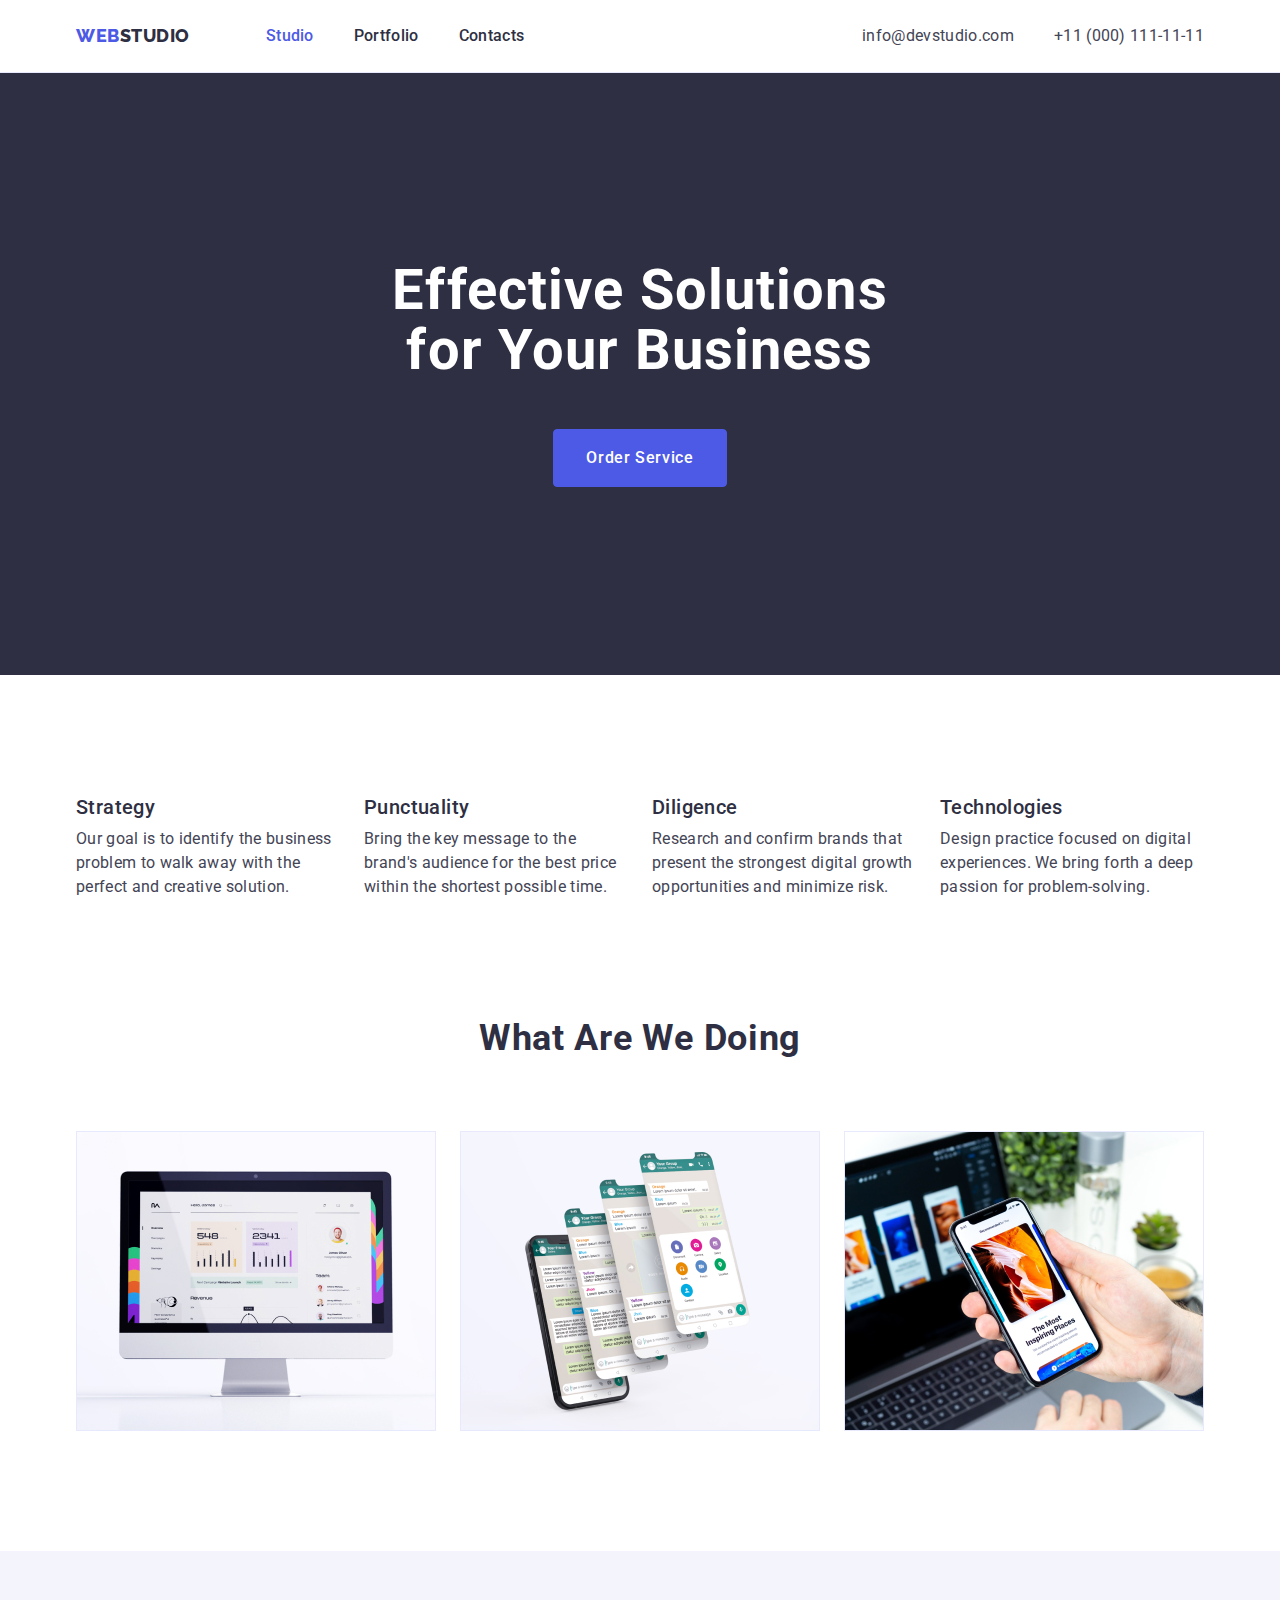
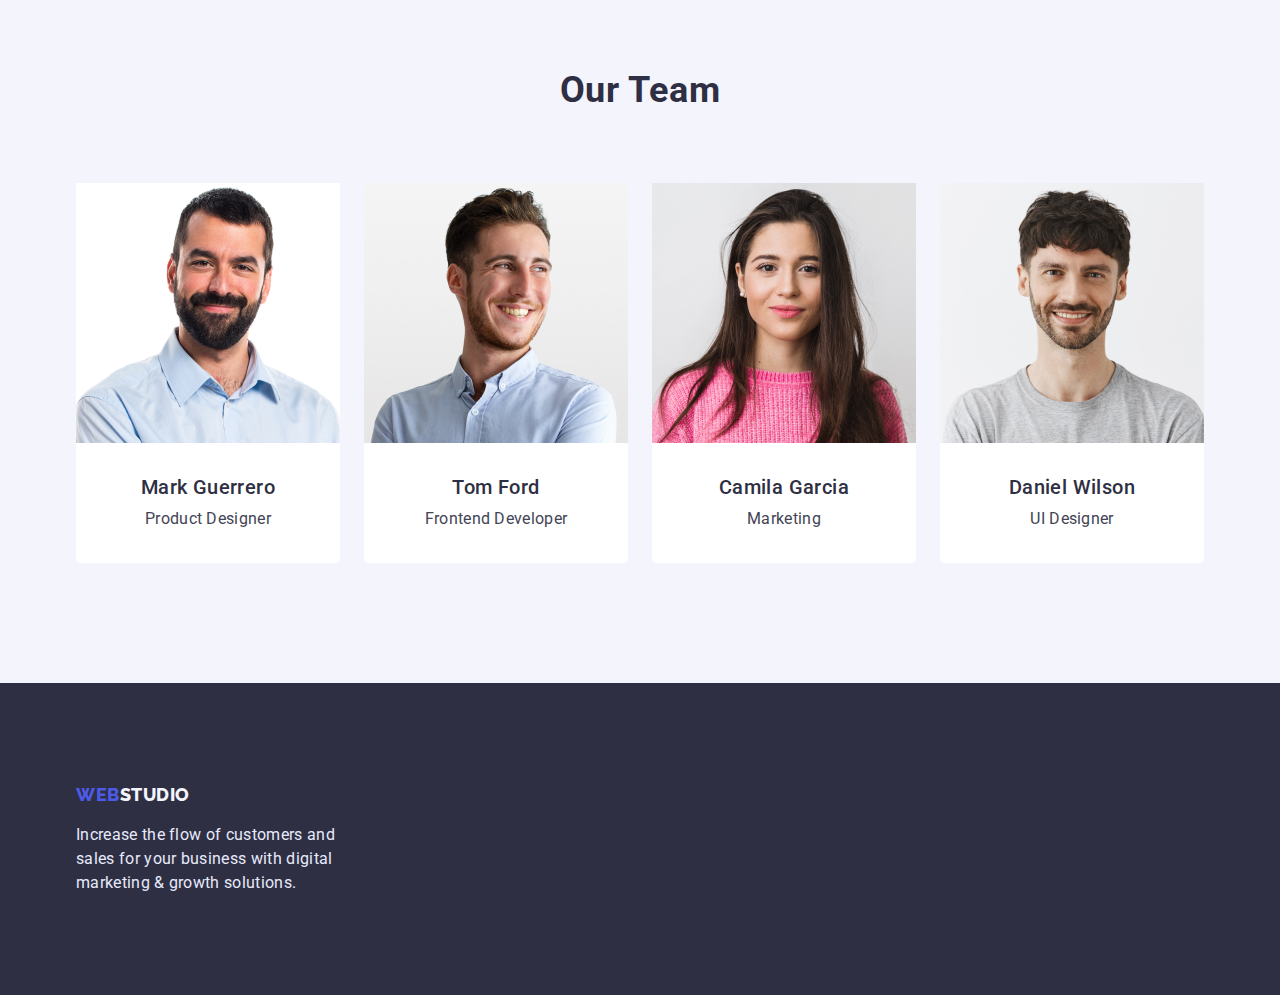
<file: index.html>
<!DOCTYPE html>
<html lang="en">
  <head>
    <meta charset="UTF-8" />
    <meta http-equiv="X-UA-Compatible" content="IE=edge" />
    <meta name="viewport" content="width=device-width, initial-scale=1.0" />

    <title>WebStudio</title>

    <link rel="preconnect" href="https://fonts.gstatic.com" />
    <link rel="preconnect" href="https://fonts.gstatic.com" crossorigin />
    <link
      href="https://fonts.googleapis.com/css2?family=Raleway:wght@800&family=Roboto:wght@400;500;700;900&display=swap"
      rel="stylesheet"
    />

    <link
      rel="stylesheet"
      href="https://cdnjs.cloudflare.com/ajax/libs/modern-normalize/1.1.0/modern-normalize.min.css"
    />
    <link rel="stylesheet" href="./css/styles.css" />
  </head>

  <body>
    <!-- Header section -->

    <header class="page-header">
      <div class="container">
        <a href="./index.html" class="link logo"> <span class="accent">Web</span>Studio </a>

        <nav class="main-nav">
          <ul class="site-nav">
            <li class="item">
              <a href="./index.html" class="link current">Studio</a>
            </li>

            <li class="item">
              <a href="./portfolio.html" class="link">Portfolio</a>
            </li>

            <li class="item">
              <a href="" class="link">Contacts</a>
            </li>
          </ul>
        </nav>
        <!-- Contact nav -->

        <ul class="contact-nav">
          <li class="item">
            <a href="mailto:info@devstudio.com" class="link">info@devstudio.com</a>
          </li>
          <li class="item">
            <a href="tel:+110001111111" class="link">+11 (000) 111-11-11</a>
          </li>
        </ul>
      </div>
    </header>

    <!-- Main information -->

    <main>
      <!-- Hero section -->

      <section class="hero">
        <div class="container">
          <h1 class="hero-title">Effective Solutions for Your Business</h1>
          <button type="button" class="btn btn-hero centered">Order Service</button>
        </div>
      </section>

      <!-- About section -->

      <section class="section">
        <div class="container">
          <h2 class="title visually-hidden">About us</h2>
          <ul class="skills-list">
            <li class="item">
              <h3 class="subtitle">Strategy</h3>
              <p class="text">
                Our goal is to identify the business problem to walk away with the perfect and
                creative solution.
              </p>
            </li>

            <li class="item">
              <h3 class="subtitle">Punctuality</h3>
              <p class="text">
                Bring the key message to the brand's audience for the best price within the shortest
                possible time.
              </p>
            </li>
            <li class="item">
              <h3 class="subtitle">Diligence</h3>
              <p class="text">
                Research and confirm brands that present the strongest digital growth opportunities
                and minimize risk.
              </p>
            </li>
            <li class="item">
              <h3 class="subtitle">Technologies</h3>
              <p class="text">
                Design practice focused on digital experiences. We bring forth a deep passion for
                problem-solving.
              </p>
            </li>
          </ul>
        </div>
      </section>

      <!-- What are we doing section -->

      <section class="section padtop-0">
        <div class="container">
          <h2 class="title">What Are We Doing</h2>
          <ul class="work-list">
            <li class="item">
              <a href="" class="link">
                <img src="./images/what-are-we-doing/img-1.jpg" alt="Computer" width="360" />
              </a>
            </li>
            <li class="item">
              <a href="" class="link">
                <img src="./images/what-are-we-doing/img-2.jpg" alt="Phone" width="360" />
              </a>
            </li>
            <li class="item">
              <a href="" class="link">
                <img
                  src="./images/what-are-we-doing/img-3.jpg"
                  alt="Hand holding phone"
                  width="360"
                />
              </a>
            </li>
          </ul>
        </div>
      </section>

      <!-- Our team section -->

      <section class="section team">
        <div class="container">
          <h2 class="title">Our Team</h2>

          <ul class="team-list">
            <li class="item">
              <img src="./images/our-team/img-1.jpg" alt="Mark Guerrero" width="264" />

              <div class="team-content">
                <h3 class="subtitle text-center">Mark Guerrero</h3>
                <p class="text text-center">Product Designer</p>
              </div>
            </li>
            <li class="item">
              <img src="./images/our-team/img-2.jpg" alt="Tom Ford" width="264" />

              <div class="team-content">
                <h3 class="subtitle text-center">Tom Ford</h3>
                <p class="text text-center">Frontend Developer</p>
              </div>
            </li>
            <li class="item">
              <img src="./images/our-team/img-3.jpg" alt="Camila Garcia" width="264" />

              <div class="team-content">
                <h3 class="subtitle text-center">Camila Garcia</h3>
                <p class="text text-center">Marketing</p>
              </div>
            </li>
            <li class="item">
              <img src="./images/our-team/img-4.jpg" alt="Daniel Wilson" width="264" />

              <div class="team-content">
                <h3 class="subtitle text-center">Daniel Wilson</h3>
                <p class="text text-center">UI Designer</p>
              </div>
            </li>
          </ul>
        </div>
      </section>
    </main>

    <!-- Footer -->

    <footer class="page-footer">
      <div class="container">
        <a href="./index.html" class="link logo"> <span class="accent">Web</span>Studio </a>

        <p class="text">
          Increase the flow of customers and sales for your business with digital marketing & growth
          solutions.
        </p>
      </div>
    </footer>
  </body>
</html>
</file>
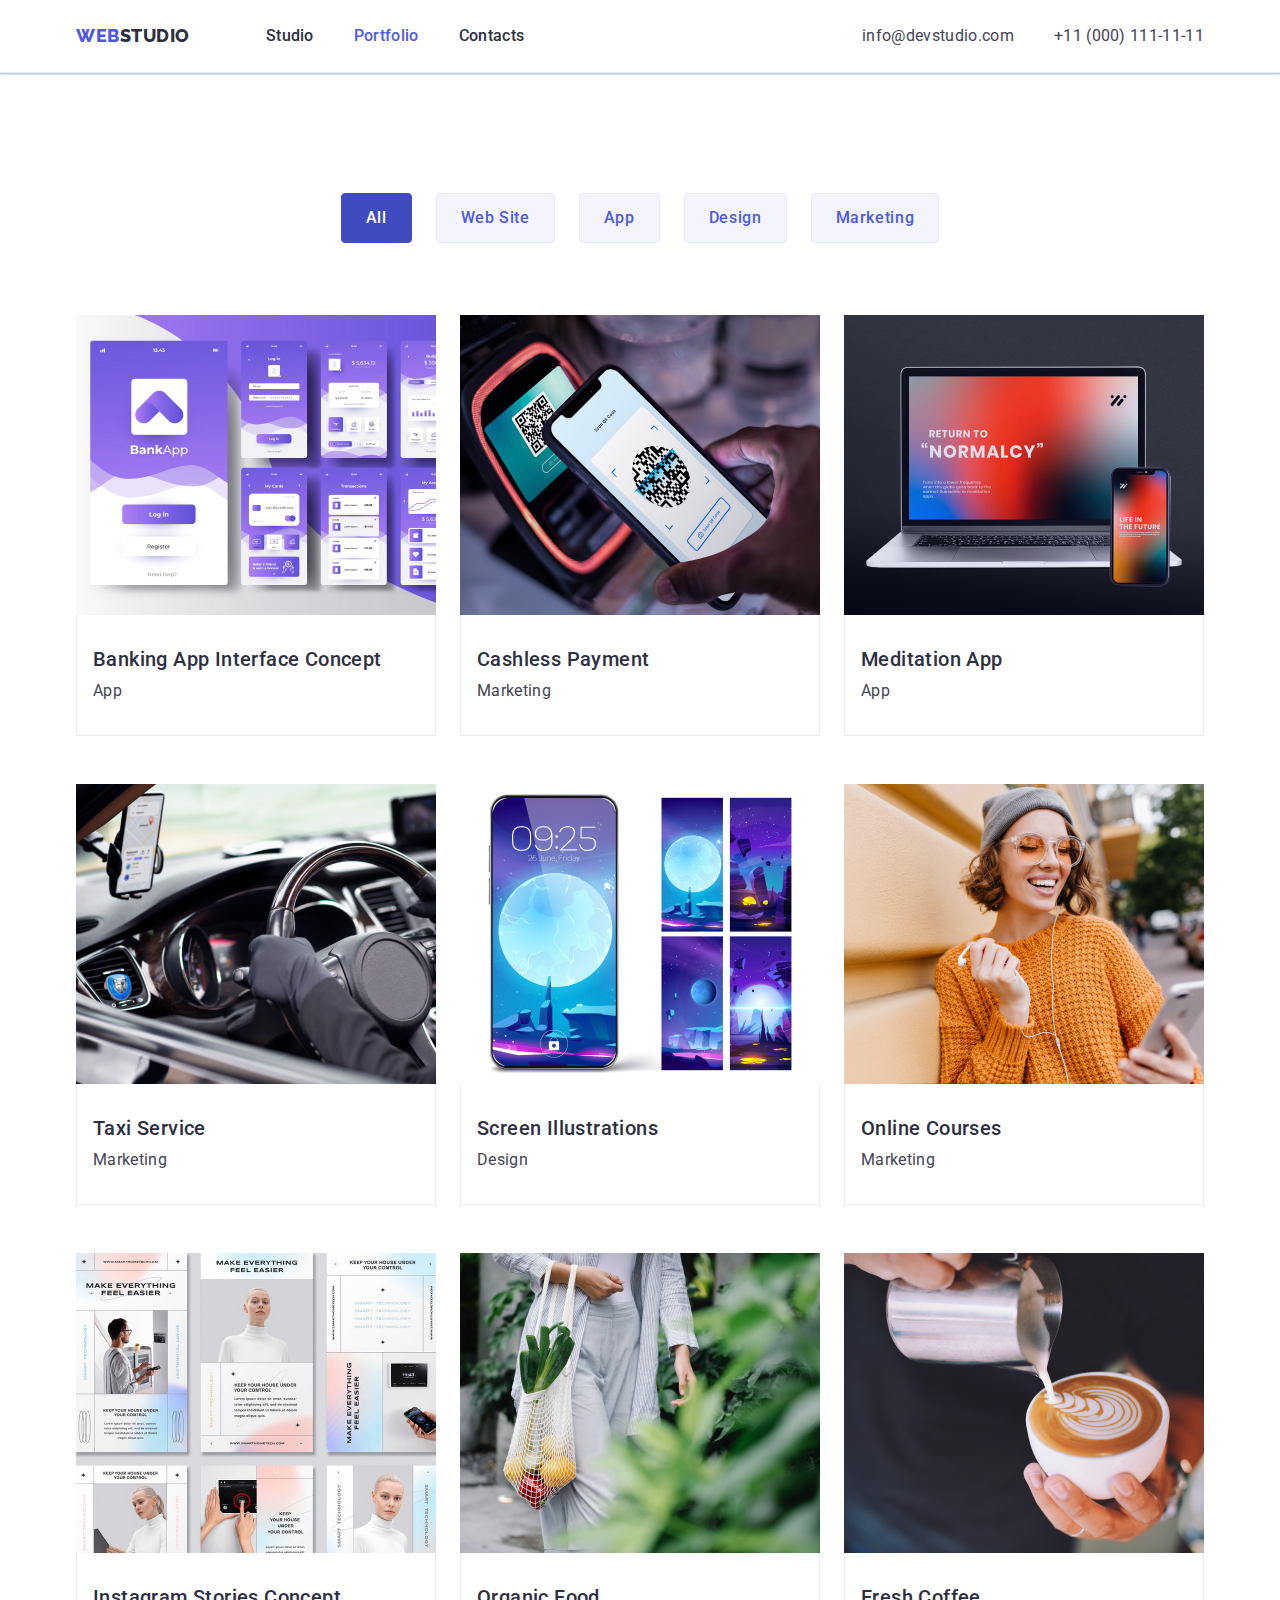
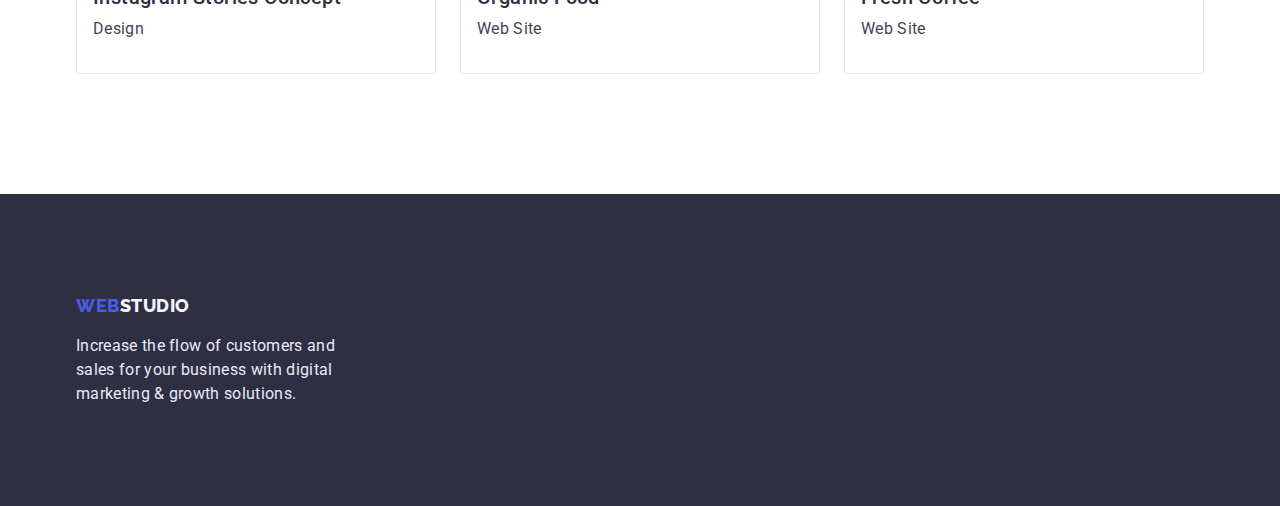
<file: portfolio.html>
<!DOCTYPE html>
<html lang="en">
  <head>
    <meta charset="UTF-8" />
    <meta http-equiv="X-UA-Compatible" content="IE=edge" />
    <meta name="viewport" content="width=device-width, initial-scale=1.0" />

    <title>WebStudio</title>

    <link rel="preconnect" href="https://fonts.gstatic.com" />
    <link rel="preconnect" href="https://fonts.gstatic.com" crossorigin />
    <link
      href="https://fonts.googleapis.com/css2?family=Raleway:wght@800&family=Roboto:wght@400;500;700;900&display=swap"
      rel="stylesheet"
    />

    <link
      rel="stylesheet"
      href="https://cdnjs.cloudflare.com/ajax/libs/modern-normalize/1.1.0/modern-normalize.min.css"
    />
    <link rel="stylesheet" href="./css/styles.css" />
  </head>

  <body>
    <!-- Header section -->

    <header class="page-header">
      <div class="container">
        <a href="./index.html" class="link logo"> <span class="accent">Web</span>Studio </a>

        <nav class="main-nav">
          <ul class="site-nav">
            <li class="item">
              <a href="./index.html" class="link">Studio</a>
            </li>

            <li class="item">
              <a href="./portfolio.html" class="link current">Portfolio</a>
            </li>

            <li class="item">
              <a href="" class="link">Contacts</a>
            </li>
          </ul>
        </nav>
        <!-- Contact nav -->

        <ul class="contact-nav">
          <li class="item">
            <a href="mailto:info@devstudio.com" class="link">info@devstudio.com</a>
          </li>
          <li class="item">
            <a href="tel:+110001111111" class="link">+11 (000) 111-11-11</a>
          </li>
        </ul>
      </div>
    </header>

    <!-- Main information -->

    <main>
      <!-- Portfolio nav-->

      <section class="section">
        <div class="container">
          <h1 class="title visually-hidden">Portfolio</h1>

          <ul class="portfolio-nav">
            <li class="item">
              <button type="button" class="btn btn-portfolio current">All</button>
            </li>
            <li class="item">
              <button type="button" class="btn btn-portfolio">Web Site</button>
            </li>
            <li class="item">
              <button type="button" class="btn btn-portfolio">App</button>
            </li>
            <li class="item">
              <button type="button" class="btn btn-portfolio">Design</button>
            </li>
            <li class="item">
              <button type="button" class="btn btn-portfolio">Marketing</button>
            </li>
          </ul>

          <!-- Portfolio Cards -->

          <ul class="portfolio-cards">
            <li class="item">
              <div class="card-thumb">
                <img
                  src="./images/services/img-1.jpg"
                  alt="Banking App Interface Concept"
                  width="360"
                  height="300"
                />
              </div>

              <div class="card-content">
                <h2 class="subtitle">Banking App Interface Concept</h2>
                <p class="text">App</p>
              </div>
            </li>
            <li class="item">
              <div class="card-thumb">
                <img
                  src="./images/services/img-2.jpg"
                  alt="Cashless Payment"
                  width="360"
                  height="300"
                />
              </div>
              <div class="card-content">
                <h2 class="subtitle">Cashless Payment</h2>
                <p class="text">Marketing</p>
              </div>
            </li>
            <li class="item">
              <div class="card-thumb">
                <img
                  src="./images/services/img-3.jpg"
                  alt="Meditaion App"
                  width="360"
                  height="300"
                />
              </div>
              <div class="card-content">
                <h2 class="subtitle">Meditation App</h2>
                <p class="text">App</p>
              </div>
            </li>

            <li class="item">
              <div class="card-thumb">
                <img
                  src="./images/services/img-4.jpg"
                  alt="Taxi Service"
                  width="360"
                  height="300"
                />
              </div>

              <div class="card-content">
                <h2 class="subtitle">Taxi Service</h2>
                <p class="text">Marketing</p>
              </div>
            </li>
            <li class="item">
              <div class="card-thumb">
                <img
                  src="./images/services/img-5.jpg"
                  alt="Screen Illustrations"
                  width="360"
                  height="300"
                />
              </div>

              <div class="card-content">
                <h2 class="subtitle">Screen Illustrations</h2>
                <p class="text">Design</p>
              </div>
            </li>
            <li class="item">
              <div class="card-thumb">
                <img
                  src="./images/services/img-6.jpg"
                  alt="Online Courses"
                  width="360"
                  height="300"
                />
              </div>
              <div class="card-content">
                <h2 class="subtitle">Online Courses</h2>
                <p class="text">Marketing</p>
              </div>
            </li>

            <li class="item">
              <div class="card-thumb">
                <img
                  src="./images/services/img-7.jpg"
                  alt="Instagram Stories Concept"
                  width="360"
                  height="300"
                />
              </div>
              <div class="card-content">
                <h2 class="subtitle">Instagram Stories Concept</h2>
                <p class="text">Design</p>
              </div>
            </li>
            <li class="item">
              <div class="card-thumb">
                <img
                  src="./images/services/img-8.jpg"
                  alt="Organic Food"
                  width="360"
                  height="300"
                />
              </div>
              <div class="card-content">
                <h2 class="subtitle">Organic Food</h2>
                <p class="text">Web Site</p>
              </div>
            </li>
            <li class="item">
              <div class="card-thumb">
                <img
                  src="./images/services/img-9.jpg"
                  alt="Fresh Coffee"
                  width="360"
                  height="300"
                />
              </div>
              <div class="card-content">
                <h2 class="subtitle">Fresh Coffee</h2>
                <p class="text">Web Site</p>
              </div>
            </li>
          </ul>
        </div>
      </section>
    </main>

    <!-- Footer -->

    <footer class="page-footer">
      <div class="container">
        <a href="./index.html" class="link logo"> <span class="accent">Web</span>Studio </a>

        <p class="text">
          Increase the flow of customers and sales for your business with digital marketing & growth
          solutions.
        </p>
      </div>
    </footer>
  </body>
</html>
</file>
<file: css/styles.css>
:root {

  /* FONTS */

  --main-font: 'Roboto', sans-serif;
  --secondary-font: 'Raleway', sans-serif;

  /* TEXT COLORS  */
  /*  NAVY-BLUE 2e / SLATE 434 */

  --primary-text-cl: #2E2F42;
  --secondary-txt-cl: #434455;
  --logo-dark-txt-cl: #2E2F42;
  --contact-txt-cl: #434455;

  /* LIGHT SLATE */

  --light-slate-border-cl: #8E8F99;

  /* IRIS 4d / OCEAN 404 */
  --accent-txt-bg-cl: #404BBF;
  --blue-txt-cl: #4D5AE5;
  --logo-blue-txt-cl: #4D5AE5;


  /* WHITE: ff / CLOUD f4 / CORNFLOWER e7 */
  --hero-main-txt-cl: #FFFFFF;
  --light-primary-text-cl: #FFFFFF;
  --footer-logo-light-txt-cl: #F4F4FD;
  --footer-light-txt-cl: #E7E9FC;
  --borders-light-cl: #E7E9FC;

  /* BACKGROUND COLORS */
  --main-bg-cl: #FFFFFF;
  --hero-footer-bg-cl: #2E2F42;
  --blue-button-bg-cl: #4D5AE5;
  --portfolio-filter-button-bg-cl: #F4F4FD;
  --portfolio-filter-btn-borders: #E7E9FC;
  --our-tem-bg-cl: #F4F4FD;

  /* GAPS */

  --card-col-gap: 24px;
  --card-row-gap: 48px;

}


/* global border box */


*,
*::before,
*::after {
  box-sizing: border-box;
}


body {
  background-color: var(--main-bg-cl);
  color: var(--secondary-txt-cl);
  font-size: 16px;
  font-family: var(--main-font);
  letter-spacing: 0.02em;


}

/* reset standart style */

h1,
h2,
h3,
h4,
h5,
h6,
p {
  margin: 0;
}

img {
  display: block;
  max-width: 100%;
  height: auto;
}

ul,
ol {
  margin: 0;
  padding-left: 0;
  list-style: none;
}

a {
  color: inherit;
  text-decoration: none;
}

.container {
  width: 1158px;
  margin-right: auto;
  margin-left: auto;
  padding-right: 15px;
  padding-left: 15px;


  /**
  |============================
  | Common Rules/ Utility
  |============================
*/



}

.centered {
  margin-right: auto;
  margin-left: auto;
}


.list {
  margin: 0;

  padding: 0;
  list-style: none;
}

.link {
  text-decoration: none;
}

.accent {
  color: var(--blue-txt-cl);
}

.btn .btn-hero.centered {

  text-align: center;

}

.text-center {
  text-align: center;
}


.btn {
  display: block;
  padding: 12px 24px;
  border: 1px solid var(--borders-light-cl);
  border-radius: 4px;
  background-color: var(---footer-logo-light-txt-cl);
  color: var(--blue-txt-cl);
  font-weight: 500;
  font-size: 16px;
  font-family: 'Roboto', sans-serif;
  line-height: 1.5;
  letter-spacing: 0.04em;
  cursor: pointer;
}



.btn.current,
.btn:hover,
.btn:focus {
  border-color: var(--accent-txt-bg-cl);
  background-color: var(--accent-txt-bg-cl);
  color: var(--light-primary-text-cl);
}


.section {
  padding-top: 120px;
  padding-bottom: 120px;
}


/* .section-portfolio-nav {
  padding-top: 96px;
  padding-bottom: 72px;

} */

.section .title {
  color: var(--primary-text-cl);
  font-weight: 700;
  font-size: 36px;
  line-height: 1.11;
  letter-spacing: 0.02em;

  text-align: center;
  text-transform: capitalize;
}

.section .subtitle {
  color: var(--primary-text-cl);
  font-weight: 500;
  font-size: 20px;
  line-height: 1.2;
  letter-spacing: 0.02em;
}

.section .text {
  margin-top: 8px;
  color: var(--secondary-txt-cl);
  line-height: 1.5;
}

.padtop-0 {
  padding-top: 0;
}

.visually-hidden {
  position: absolute;
  overflow: hidden;
  clip: rect(0 0 0 0);
  width: 1px;
  height: 1px;
  margin: -1px;
  padding: 0;
  border: 0;

  white-space: nowrap;
  clip-path: inset(100%);
}


/**
  |============================
  |   HEADER 
  |============================
*/

/* LOGO */

.logo {
  color: var(--primary-text-cl);
  font-weight: 800;
  font-size: 18px;

  font-family: 'Raleway', sans-serif;
  line-height: 1.33;
  letter-spacing: 0.03em;
  text-transform: uppercase;

}


header {
  border-bottom: 1px solid var(--portfolio-filter-btn-borders);
  box-shadow: 0px 2px 1px rgba(46, 47, 66, 0.08), 0px 1px 1px rgba(46, 47, 66, 0.16), 0px 1px 6px rgba(46, 47, 66, 0.08);
}

.page-header {
  padding-top: 24px;
  padding-bottom: 24px;

}

.page-header .container {
  display: flex;
  align-items: center;

}



/* SITE NAV */



.main-nav {

  display: flex;
  align-items: center;
  margin-left: 76px;
}



.site-nav {
  display: flex;

}


.site-nav .item {
  list-style: none;


  text-decoration: none;

  /* outline: 2px solid tomato; */
}

.site-nav .item+.item {

  margin-left: 40px;

}

/* .site-nav .item:not(:last-child) {
  margin-right: 40px;
} */

.site-nav .link {
  display: block;
  color: var(--primary-text-cl);
  font-weight: 500;
  line-height: 1.5;

}

.site-nav .current {
  color: var(--blue-txt-cl);
}



.site-nav .link:hover,
.site-nav .link:focus {
  color: var(--blue-txt-cl);
}


/* CONTACT NAV */

.contact-nav {
  display: flex;
  margin-left: auto;
}


.contact-nav .item {
  list-style: none;


  text-decoration: none;

  /* outline: 2px solid tomato; */
}

.contact-nav .item+.item {

  margin-left: 40px;
}


.contact-nav .link {
  color: var(--contact-txt-cl);

  line-height: 1.5;
}


.contact-nav .link:hover,
.contact-nav .link:focus {
  color: var(--blue-txt-cl);
}


/**
  |============================
  | MAIN INDEX
  |============================
*/


/* HERO section */

.hero {

  padding-top: 188px;
  padding-bottom: 188px;
  background-color: var(--hero-footer-bg-cl);
  text-align: center;

}

.hero-title {
  max-width: 500px;
  margin: 0 auto;

  color: var(--main-bg-cl);
  font-weight: 700;
  font-size: 56px;
  line-height: 1.07;
  letter-spacing: 0.02em;
  text-align: center;


}

.btn-hero {
  margin-top: 48px;
  padding: 16px 32px;
  border-color: var(--blue-txt-cl);
  background-color: var(--blue-txt-cl);
  color: var(--light-primary-text-cl);

}

/* ABOUT SECTION */

.skills-list {
  display: flex;
}

.skills-list>.item {
  flex-basis: calc(100% / 4);
}

.skills-list>.item:not(:last-child) {
  margin-right: var(--card-col-gap);
}

/* WHAT ARE WE DOING SECTION */

.work-list {
  display: flex;
  justify-content: center;
  margin-top: 72px;

}

.work-list>.item:not(:last-child) {
  margin-right: 24px;
}


/* TEAM section */

.team {
  background-color: var(--portfolio-filter-button-bg-cl);
}

.team-list {
  display: flex;
  margin-top: 72px;
}

.team-list>.item {
  flex-basis: calc(100% / 4);
  border-radius: 0px 0px 4px 4px;
  background-color: var(--main-bg-cl);
}

.team-list>.item:not(:last-child) {
  margin-right: 24px;
}

.team-content {
  padding: 32px 16px;
}


/**
  |============================
  |  PORTFOLIO
  |============================
*/

.btn-portfolio {

  background-color: var(--portfolio-filter-button-bg-cl);
}


.portfolio-nav {
  display: flex;
  justify-content: center;
  margin-bottom: 72px;
}

.portfolio-nav>.item:not(:last-child) {
  margin-right: 24px;
}

.portfolio-cards {
  display: flex;
  flex-wrap: wrap;

  margin-top: calc(-1 * var(--card-row-gap));
  margin-left: calc(-1 * var(--card-col-gap));
}

.portfolio-cards>.item {
  flex-basis: calc(100% / 3 - var(--card-col-gap));
  margin-top: var(--card-row-gap);
  margin-left: var(--card-col-gap);
}

.portfolio-cards .card-content {
  padding-top: 32px;
  padding-bottom: 32px;
  padding-left: 16px;
  border: 1px solid var(--borders-light-cl);
  border-top: 0;
}


/**
  |============================
  |   FOOTER
  |============================
*/

.page-footer {
  padding: 100px 0;
  background-color: var(--hero-footer-bg-cl);
  color: var(--footer-light-txt-cl);



}

.page-footer .logo {
  margin-right: 0;
  color: var(--footer-logo-light-txt-cl);
}


.page-footer .text {
  display: block;
  max-width: 270px;
  margin-top: 16px;
  line-height: 1.5;
}
</file>
